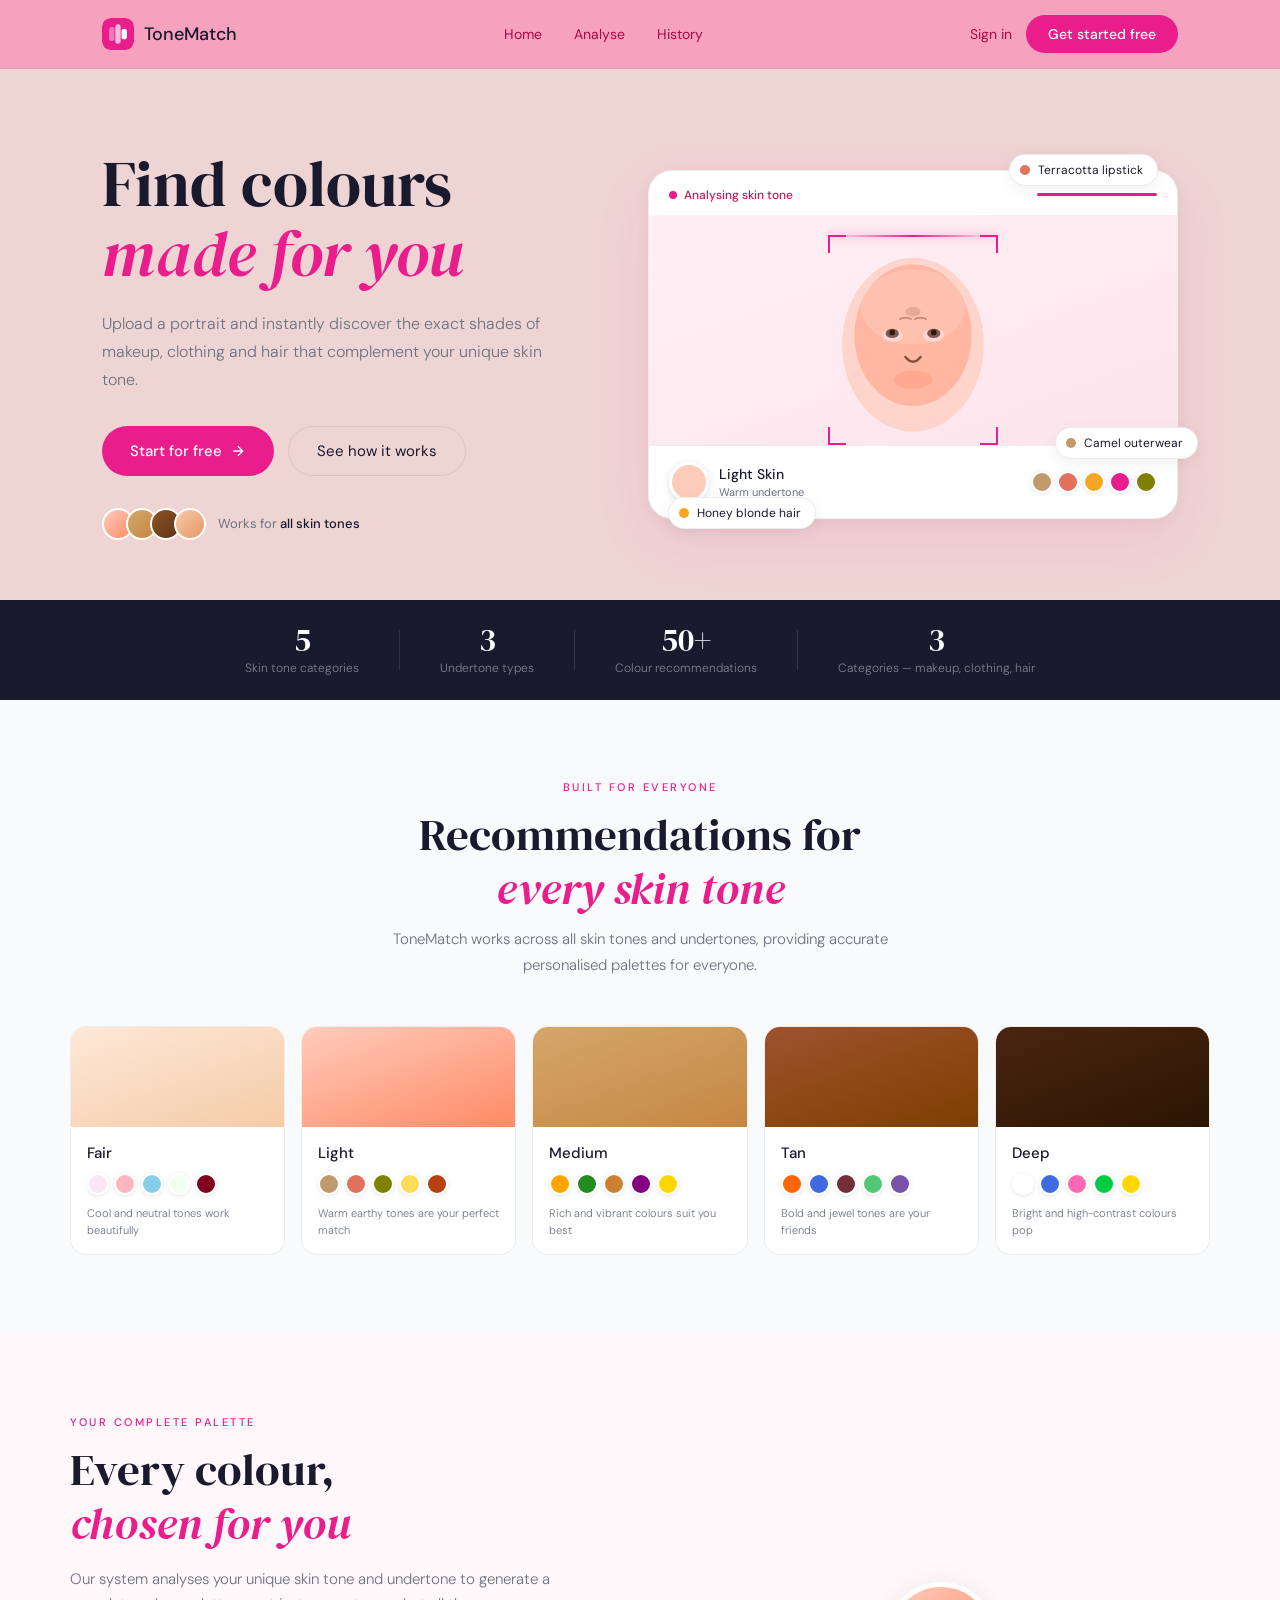
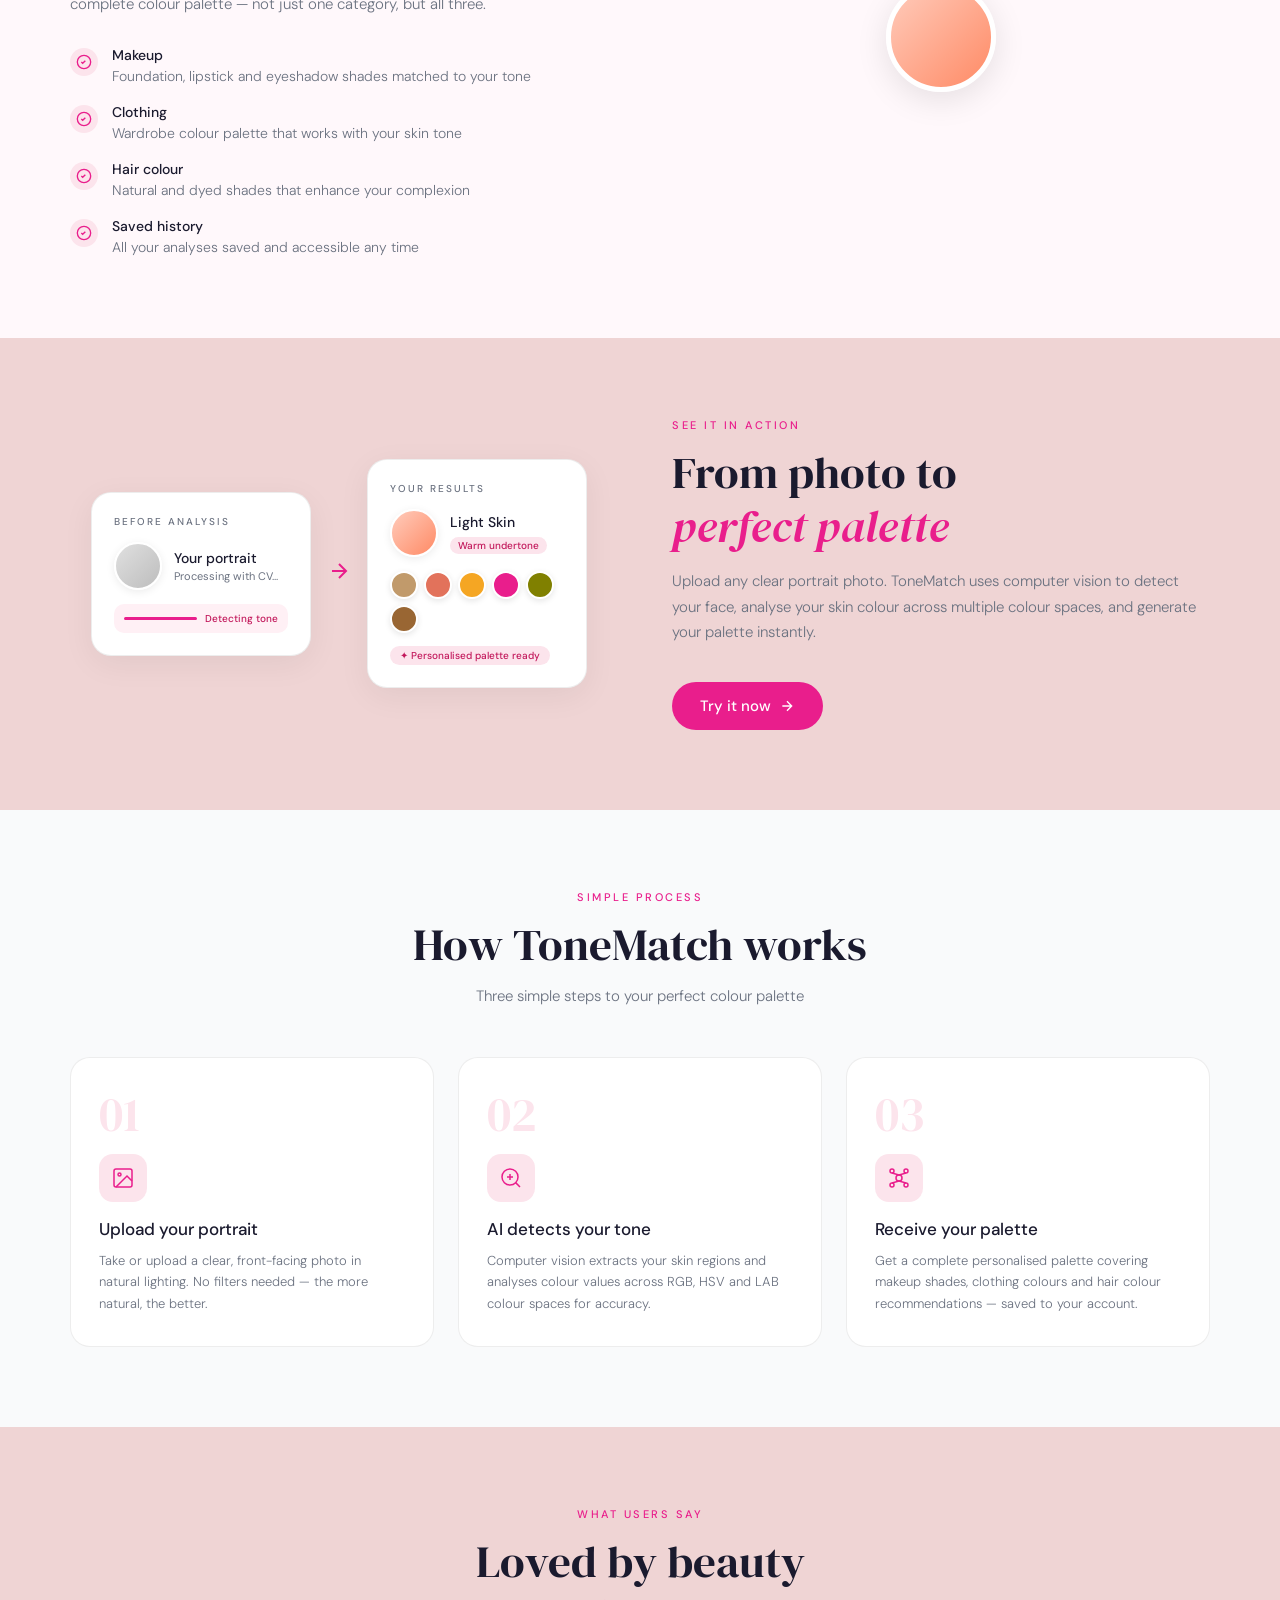
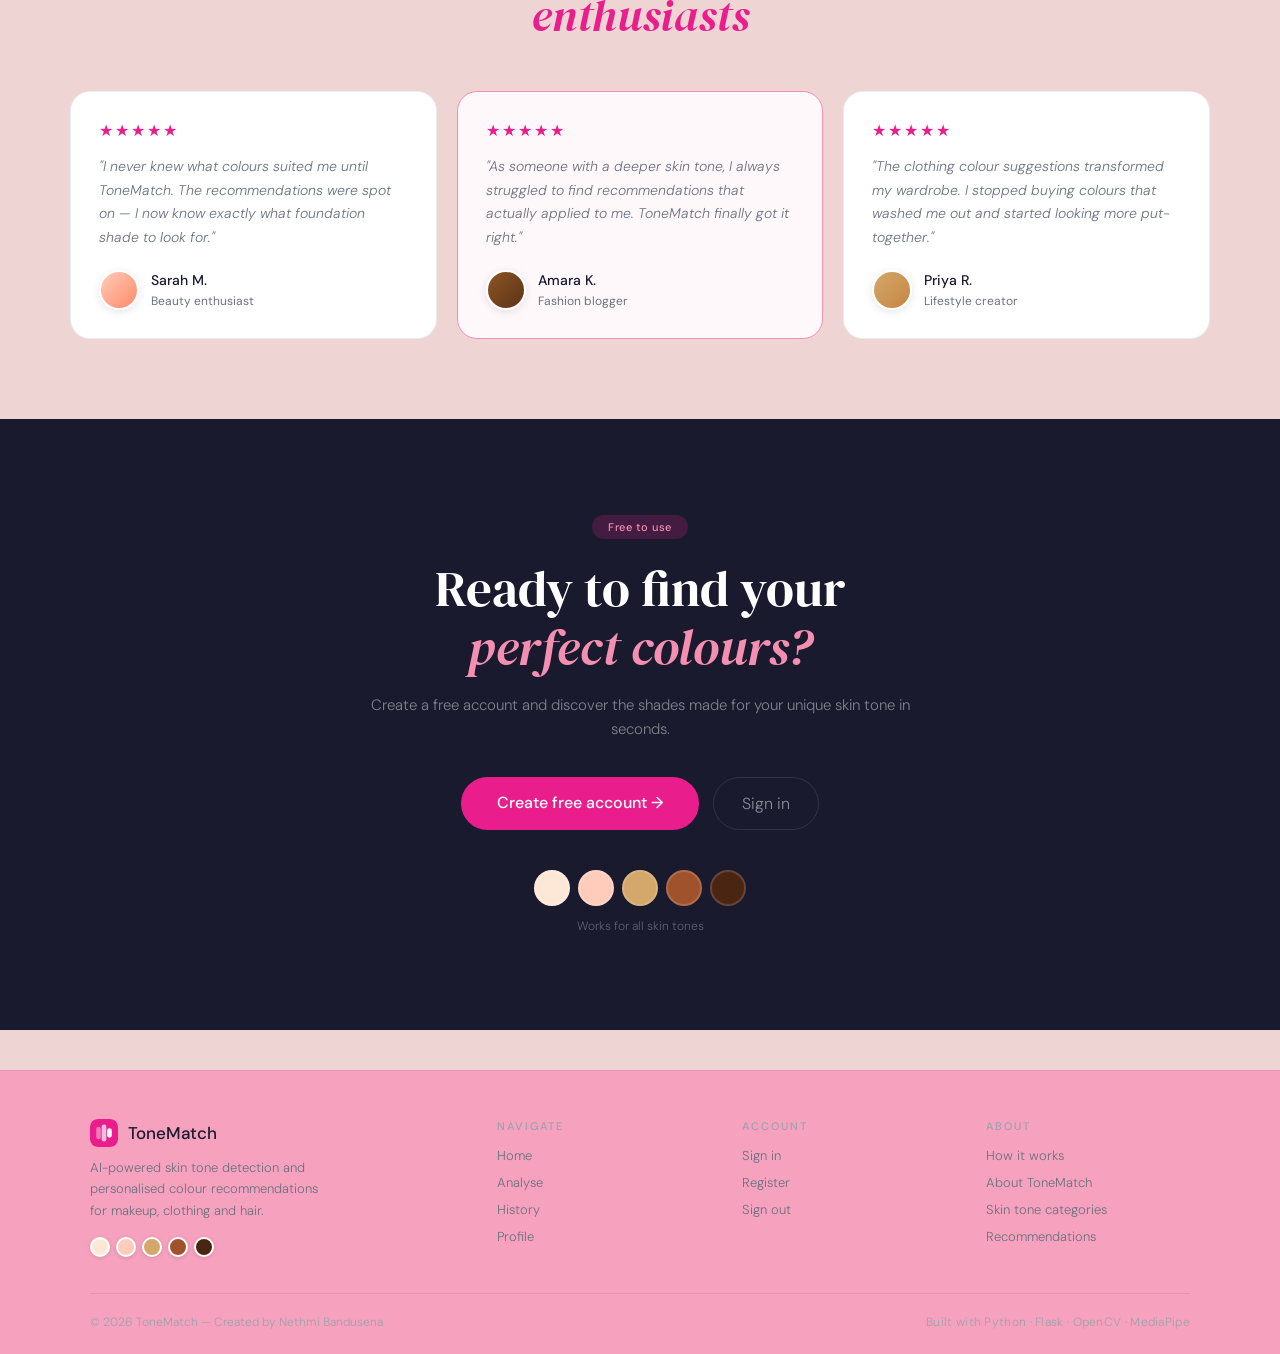
<file: templates/landing.html>
<!DOCTYPE html>
<html lang="en">
<head>
    <meta charset="UTF-8">
    <meta name="viewport" content="width=device-width, initial-scale=1.0">
    <title>ToneMatch - Find Colours Made for Your Skin Tone</title>
    <link rel="preconnect" href="https://fonts.googleapis.com">
    <link href="https://fonts.googleapis.com/css2?family=DM+Sans:ital,opsz,wght@0,9..40,300;0,9..40,400;0,9..40,500;1,9..40,300&family=DM+Serif+Display:ital@0;1&display=swap" rel="stylesheet">
    <link rel="stylesheet" href="/static/css/landing.css">
    <link rel="icon" type="image/svg+xml" href="/static/favicon.svg">
    <link rel="icon" href="data:image/svg+xml,<svg xmlns='http://www.w3.org/2000/svg' viewBox='0 0 36 36'><rect width='36' height='36' rx='10' fill='%23E91E8C'/><rect x='8' y='10' width='6' height='16' rx='3' fill='white' opacity='0.4'/><rect x='15' y='7' width='6' height='22' rx='3' fill='white' opacity='0.7'/><rect x='22' y='12' width='6' height='12' rx='3' fill='white'/></svg>">
</head>
<body>

<nav class="nav">
    <div class="nav-inner">
        <a href="/" class="nav-brand">
            <svg width="32" height="32" viewBox="0 0 36 36" fill="none" xmlns="http://www.w3.org/2000/svg" style="border-radius:8px;flex-shrink:0">
    <rect width="36" height="36" rx="10" fill="#E91E8C"/>
    <rect x="8" y="10" width="6" height="16" rx="3" fill="white" opacity="0.4"/>
    <rect x="15" y="7" width="6" height="22" rx="3" fill="white" opacity="0.7"/>
    <rect x="22" y="12" width="6" height="12" rx="3" fill="white"/>
</svg>
<span class="nav-name">ToneMatch</span>
        </a>
        <div class="nav-links">
            <a href="/">Home</a>
            <a href="/analyse_page">Analyse</a>
            <a href="/history">History</a>
        </div>
        <div class="nav-actions">
            <a href="/login" class="nav-signin">Sign in</a>
            <a href="/register" class="nav-btn">Get started free</a>
        </div>
    </div>
</nav>

<!-- HERO -->
<section class="hero">
    <div class="hero-content">
        <!-- <div class="hero-badge">
            <span class="badge-dot"></span>
            AI-powered · Computer Vision
        </div> -->
        <h1 class="hero-title">
            Find colours<br>
            <em>made for you</em>
        </h1>
        <p class="hero-sub">Upload a portrait and instantly discover the exact shades of makeup, clothing and hair that complement your unique skin tone.</p>
        <div class="hero-actions">
            <a href="/register" class="btn-primary">
                <span>Start for free</span>
                <svg width="16" height="16" viewBox="0 0 24 24" fill="none" stroke="currentColor" stroke-width="2"><path d="M5 12h14M12 5l7 7-7 7"/></svg>
            </a>
            <a href="#how-it-works" class="btn-ghost">See how it works</a>
        </div>
        <div class="hero-social-proof">
            <div class="proof-avatars">
                <div class="proof-av" style="background:linear-gradient(135deg,#FFCCBC,#FF8A65)"></div>
                <div class="proof-av" style="background:linear-gradient(135deg,#D4A76A,#C68642)"></div>
                <div class="proof-av" style="background:linear-gradient(135deg,#8D5524,#5C3317)"></div>
                <div class="proof-av" style="background:linear-gradient(135deg,#F5CBA7,#E59866)"></div>
            </div>
            <p>Works for <strong>all skin tones</strong></p>
        </div>
    </div>

    <!-- ANIMATION 1 — FACE SCAN -->
    <div class="hero-visual">
        <div class="scan-card">
            <div class="scan-card-header">
                <div class="scan-status">
                    <span class="scan-dot-live"></span>
                    Analysing skin tone
                </div>
                <div class="scan-progress-wrap">
                    <div class="scan-progress-bar">
                        <div class="scan-progress-fill"></div>
                    </div>
                </div>
            </div>
            <div class="face-scan-wrap">
                <div class="face-scan-inner">
                    <svg class="face-svg" viewBox="0 0 180 220" fill="none" xmlns="http://www.w3.org/2000/svg">
                        <ellipse cx="90" cy="115" rx="75" ry="92" fill="#FFCCBC" opacity="0.7"/>
                        <ellipse cx="90" cy="105" rx="62" ry="75" fill="#FF8A65" opacity="0.4"/>
                        <ellipse cx="90" cy="75" rx="55" ry="40" fill="#FFCCBC" opacity="0.5"/>
                        <ellipse cx="68" cy="105" rx="11" ry="7" fill="#FCE4EC" opacity="0.6"/>
                        <ellipse cx="112" cy="105" rx="11" ry="7" fill="#FCE4EC" opacity="0.6"/>
                        <ellipse cx="68" cy="103" rx="7" ry="5" fill="#4A2512" opacity="0.7"/>
                        <ellipse cx="112" cy="103" rx="7" ry="5" fill="#4A2512" opacity="0.7"/>
                        <ellipse cx="68" cy="102" rx="3" ry="3" fill="#1A0A00" opacity="0.8"/>
                        <ellipse cx="112" cy="102" rx="3" ry="3" fill="#1A0A00" opacity="0.8"/>
                        <path d="M82 128 Q90 138 98 128" stroke="#4A2512" stroke-width="2.5" stroke-linecap="round" fill="none" opacity="0.7"/>
                        <ellipse cx="90" cy="80" rx="8" ry="5" fill="#4A2512" opacity="0.15"/>
                        <path d="M76 88 Q82 85 88 88" stroke="#4A2512" stroke-width="1.5" stroke-linecap="round" fill="none" opacity="0.4"/>
                        <path d="M92 88 Q98 85 104 88" stroke="#4A2512" stroke-width="1.5" stroke-linecap="round" fill="none" opacity="0.4"/>
                        <ellipse cx="90" cy="152" rx="20" ry="10" fill="#FF8A65" opacity="0.3"/>
                    </svg>
                    <div class="scan-line"></div>
                    <div class="landmark" style="top:46%;left:36%"></div>
                    <div class="landmark" style="top:46%;left:59%;animation-delay:0.2s"></div>
                    <div class="landmark" style="top:56%;left:48%;animation-delay:0.4s"></div>
                    <div class="landmark" style="top:63%;left:39%;animation-delay:0.6s"></div>
                    <div class="landmark" style="top:63%;left:57%;animation-delay:0.8s"></div>
                    <div class="landmark" style="top:38%;left:48%;animation-delay:1s"></div>
                    <div class="landmark" style="top:72%;left:44%;animation-delay:1.2s"></div>
                    <div class="landmark" style="top:72%;left:52%;animation-delay:1.4s"></div>
                    <div class="scan-corner tl"></div>
                    <div class="scan-corner tr"></div>
                    <div class="scan-corner bl"></div>
                    <div class="scan-corner br"></div>
                </div>
                <div class="hex-chip chip-1">
                    <div class="chip-swatch" style="background:#FFCCBC"></div>
                    <span>#FFCCBC</span>
                </div>
                <div class="hex-chip chip-2">
                    <svg width="10" height="10" viewBox="0 0 24 24" fill="none" stroke="currentColor" stroke-width="2"><polyline points="20 6 9 17 4 12"/></svg>
                    Light · Warm
                </div>
            </div>
            <div class="scan-result-preview">
                <div class="result-tone">
                    <div class="result-swatch" style="background:#FFCCBC"></div>
                    <div>
                        <div class="result-tone-name">Light Skin</div>
                        <div class="result-undertone">Warm undertone</div>
                    </div>
                </div>
                <div class="result-swatches-mini">
                    <div class="rswatch" style="background:#C19A6B"></div>
                    <div class="rswatch" style="background:#E2725B"></div>
                    <div class="rswatch" style="background:#F5A623"></div>
                    <div class="rswatch" style="background:#E91E8C"></div>
                    <div class="rswatch" style="background:#808000"></div>
                </div>
            </div>
        </div>
        <!-- floating elements -->
        <div class="float-pill fp1">
            <div class="fp-dot" style="background:#E2725B"></div>
            Terracotta lipstick
        </div>
        <div class="float-pill fp2">
            <div class="fp-dot" style="background:#C19A6B"></div>
            Camel outerwear
        </div>
        <div class="float-pill fp3">
            <div class="fp-dot" style="background:#F5A623"></div>
            Honey blonde hair
        </div>
    </div>
</section>

<!-- STATS BAR -->
<div class="stats-bar">
    <div class="stats-inner">
        <div class="stat-item">
            <span class="stat-num">5</span>
            <span class="stat-label">Skin tone categories</span>
        </div>
        <div class="stat-divider"></div>
        <div class="stat-item">
            <span class="stat-num">3</span>
            <span class="stat-label">Undertone types</span>
        </div>
        <div class="stat-divider"></div>
        <div class="stat-item">
            <span class="stat-num">50+</span>
            <span class="stat-label">Colour recommendations</span>
        </div>
        <div class="stat-divider"></div>
        <div class="stat-item">
            <span class="stat-num">3</span>
            <span class="stat-label">Categories — makeup, clothing, hair</span>
        </div>
    </div>
</div>

<!-- SECTION 2 — SKIN TONE EXAMPLES -->
<section class="section-tones">
    <div class="section-tones-inner">
        <div class="section-header-center">
            <p class="section-eyebrow">Built for everyone</p>
            <h2 class="section-title-center">Recommendations for<br><em>every skin tone</em></h2>
            <p class="section-sub-center">ToneMatch works across all skin tones and undertones, providing accurate personalised palettes for everyone.</p>
        </div>
        <div class="tones-grid">
            <div class="tone-card">
                <div class="tone-card-swatch" style="background:linear-gradient(160deg,#FDE8D8,#F5CBA7)"></div>
                <div class="tone-card-body">
                    <h3>Fair</h3>
                    <div class="tone-card-palette">
                        <div class="tcp" style="background:#fae6f4" title="Lavender"></div>
                        <div class="tcp" style="background:#FFB6C1" title="Soft Pink"></div>
                        <div class="tcp" style="background:#87CEEB" title="Sky Blue"></div>
                        <div class="tcp" style="background:#F0FFF0" title="Mint"></div>
                        <div class="tcp" style="background:#800020" title="Burgundy"></div>
                    </div>
                    <p class="tone-card-tip">Cool and neutral tones work beautifully</p>
                </div>
            </div>
            <div class="tone-card">
                <div class="tone-card-swatch" style="background:linear-gradient(160deg,#FFCCBC,#FF8A65)"></div>
                <div class="tone-card-body">
                    <h3>Light</h3>
                    <div class="tone-card-palette">
                        <div class="tcp" style="background:#C19A6B" title="Camel"></div>
                        <div class="tcp" style="background:#E2725B" title="Terracotta"></div>
                        <div class="tcp" style="background:#808000" title="Olive"></div>
                        <div class="tcp" style="background:#FFDB58" title="Mustard"></div>
                        <div class="tcp" style="background:#B7410E" title="Rust"></div>
                    </div>
                    <p class="tone-card-tip">Warm earthy tones are your perfect match</p>
                </div>
            </div>
            <div class="tone-card">
                <div class="tone-card-swatch" style="background:linear-gradient(160deg,#D4A76A,#C68642)"></div>
                <div class="tone-card-body">
                    <h3>Medium</h3>
                    <div class="tone-card-palette">
                        <div class="tcp" style="background:#FFA500" title="Orange"></div>
                        <div class="tcp" style="background:#228B22" title="Forest Green"></div>
                        <div class="tcp" style="background:#CD7F32" title="Bronze"></div>
                        <div class="tcp" style="background:#800080" title="Purple"></div>
                        <div class="tcp" style="background:#FFD700" title="Gold"></div>
                    </div>
                    <p class="tone-card-tip">Rich and vibrant colours suit you best</p>
                </div>
            </div>
            <div class="tone-card">
                <div class="tone-card-swatch" style="background:linear-gradient(160deg,#A0522D,#7B3F00)"></div>
                <div class="tone-card-body">
                    <h3>Tan</h3>
                    <div class="tone-card-palette">
                        <div class="tcp" style="background:#FF6600" title="Bright Orange"></div>
                        <div class="tcp" style="background:#4169E1" title="Royal Blue"></div>
                        <div class="tcp" style="background:#722F37" title="Wine"></div>
                        <div class="tcp" style="background:#50C878" title="Emerald"></div>
                        <div class="tcp" style="background:#7851A9" title="Purple"></div>
                    </div>
                    <p class="tone-card-tip">Bold and jewel tones are your friends</p>
                </div>
            </div>
            <div class="tone-card">
                <div class="tone-card-swatch" style="background:linear-gradient(160deg,#4A2512,#2C1503)"></div>
                <div class="tone-card-body">
                    <h3>Deep</h3>
                    <div class="tone-card-palette">
                        <div class="tcp" style="background:#FFFFFF" title="White"></div>
                        <div class="tcp" style="background:#4169E1" title="Royal Blue"></div>
                        <div class="tcp" style="background:#FF69B4" title="Hot Pink"></div>
                        <div class="tcp" style="background:#00CC44" title="Bright Green"></div>
                        <div class="tcp" style="background:#FFD700" title="Gold"></div>
                    </div>
                    <p class="tone-card-tip">Bright and high-contrast colours pop</p>
                </div>
            </div>
        </div>
    </div>
</section>

<!-- SECTION 3 — FLOATING SWATCHES -->
<section class="section-features">
    <div class="section-features-inner">
        <div class="section-text">
            <p class="section-eyebrow">Your complete palette</p>
            <h2 class="section-title">Every colour,<br><em>chosen for you</em></h2>
            <p class="section-sub">Our system analyses your unique skin tone and undertone to generate a complete colour palette — not just one category, but all three.</p>
            <ul class="feature-list">
                <li>
                    <div class="feature-icon">
                        <svg width="16" height="16" viewBox="0 0 24 24" fill="none" stroke="currentColor" stroke-width="2"><circle cx="12" cy="12" r="10"/><path d="M8 12l2 2 4-4"/></svg>
                    </div>
                    <div>
                        <strong>Makeup</strong>
                        <span>Foundation, lipstick and eyeshadow shades matched to your tone</span>
                    </div>
                </li>
                <li>
                    <div class="feature-icon">
                        <svg width="16" height="16" viewBox="0 0 24 24" fill="none" stroke="currentColor" stroke-width="2"><circle cx="12" cy="12" r="10"/><path d="M8 12l2 2 4-4"/></svg>
                    </div>
                    <div>
                        <strong>Clothing</strong>
                        <span>Wardrobe colour palette that works with your skin tone</span>
                    </div>
                </li>
                <li>
                    <div class="feature-icon">
                        <svg width="16" height="16" viewBox="0 0 24 24" fill="none" stroke="currentColor" stroke-width="2"><circle cx="12" cy="12" r="10"/><path d="M8 12l2 2 4-4"/></svg>
                    </div>
                    <div>
                        <strong>Hair colour</strong>
                        <span>Natural and dyed shades that enhance your complexion</span>
                    </div>
                </li>
                <li>
                    <div class="feature-icon">
                        <svg width="16" height="16" viewBox="0 0 24 24" fill="none" stroke="currentColor" stroke-width="2"><circle cx="12" cy="12" r="10"/><path d="M8 12l2 2 4-4"/></svg>
                    </div>
                    <div>
                        <strong>Saved history</strong>
                        <span>All your analyses saved and accessible any time</span>
                    </div>
                </li>
            </ul>
        </div>
        <!-- ANIMATION 2 — FLOATING SWATCHES -->
        <div class="swatches-wrap">
            <div class="center-face">
                <div class="center-face-glow"></div>
            </div>
            <div class="floating-swatch fs1">Camel</div>
            <div class="floating-swatch fs2">Terra</div>
            <div class="floating-swatch fs3">Olive</div>
            <div class="floating-swatch fs4">Gold</div>
            <div class="floating-swatch fs5">Rose</div>
            <div class="floating-swatch fs6">Brown</div>
            <div class="floating-swatch fs7">Copper</div>
            <div class="floating-swatch fs8">Navy</div>
        </div>
    </div>
</section>

<!-- SECTION 4 — BEFORE/AFTER -->
<section class="section-demo">
    <div class="section-demo-inner">
        <!-- ANIMATION 3 — BEFORE/AFTER -->
        <div class="ba-wrap">
            <div class="ba-card before">
                <div class="ba-card-label">Before analysis</div>
                <div class="ba-face-row">
                    <div class="ba-face"></div>
                    <div class="ba-face-info">
                        <div class="ba-title">Your portrait</div>
                        <div class="ba-sub">Processing with CV...</div>
                    </div>
                </div>
                <div class="ba-scanning">
                    <div class="ba-bar"><div class="ba-fill"></div></div>
                    <span class="ba-scan-text">Detecting tone</span>
                </div>
            </div>
            <div class="ba-arrow">
                <svg width="24" height="24" viewBox="0 0 24 24" fill="none" stroke="currentColor" stroke-width="2"><path d="M5 12h14M12 5l7 7-7 7"/></svg>
            </div>
            <div class="ba-card after">
                <div class="ba-card-label">Your results</div>
                <div class="ba-face-row">
                    <div class="ba-face result-face"></div>
                    <div class="ba-face-info">
                        <div class="ba-title">Light Skin</div>
                        <div class="ba-undertone-tag">Warm undertone</div>
                    </div>
                </div>
                <div class="ba-swatches">
                    <div class="ba-swatch" style="background:#C19A6B"></div>
                    <div class="ba-swatch" style="background:#E2725B"></div>
                    <div class="ba-swatch" style="background:#F5A623"></div>
                    <div class="ba-swatch" style="background:#E91E8C"></div>
                    <div class="ba-swatch" style="background:#808000"></div>
                    <div class="ba-swatch" style="background:#996633"></div>
                </div>
                <div class="ba-tag">✦ Personalised palette ready</div>
            </div>
        </div>
        <div class="section-text">
            <p class="section-eyebrow">See it in action</p>
            <h2 class="section-title">From photo to<br><em>perfect palette</em></h2>
            <p class="section-sub">Upload any clear portrait photo. ToneMatch uses computer vision to detect your face, analyse your skin colour across multiple colour spaces, and generate your palette instantly.</p>
            <a href="/register" class="btn-primary" style="display:inline-flex;align-items:center;gap:8px;margin-top:8px">
                Try it now
                <svg width="16" height="16" viewBox="0 0 24 24" fill="none" stroke="currentColor" stroke-width="2"><path d="M5 12h14M12 5l7 7-7 7"/></svg>
            </a>
        </div>
    </div>
</section>

<!-- HOW IT WORKS -->
<section class="how-it-works" id="how-it-works">
    <div class="how-inner">
        <div class="section-header-center">
            <p class="section-eyebrow">Simple process</p>
            <h2 class="section-title-center">How ToneMatch works</h2>
            <p class="section-sub-center">Three simple steps to your perfect colour palette</p>
        </div>
        <div class="steps-grid">
            <div class="step-card">
                <div class="step-num">01</div>
                <div class="step-icon-wrap">
                    <svg width="24" height="24" viewBox="0 0 24 24" fill="none" stroke="currentColor" stroke-width="1.5"><rect x="3" y="3" width="18" height="18" rx="2"/><circle cx="8.5" cy="8.5" r="1.5"/><polyline points="21 15 16 10 5 21"/></svg>
                </div>
                <h3>Upload your portrait</h3>
                <p>Take or upload a clear, front-facing photo in natural lighting. No filters needed — the more natural, the better.</p>
            </div>
            <div class="step-card">
                <div class="step-num">02</div>
                <div class="step-icon-wrap">
                    <svg width="24" height="24" viewBox="0 0 24 24" fill="none" stroke="currentColor" stroke-width="1.5"><circle cx="11" cy="11" r="8"/><line x1="21" y1="21" x2="16.65" y2="16.65"/><line x1="11" y1="8" x2="11" y2="14"/><line x1="8" y1="11" x2="14" y2="11"/></svg>
                </div>
                <h3>AI detects your tone</h3>
                <p>Computer vision extracts your skin regions and analyses colour values across RGB, HSV and LAB colour spaces for accuracy.</p>
            </div>
            <div class="step-card">
                <div class="step-num">03</div>
                <div class="step-icon-wrap">
                    <svg width="24" height="24" viewBox="0 0 24 24" fill="none" stroke="currentColor" stroke-width="1.5"><circle cx="12" cy="12" r="3"/><circle cx="19" cy="5" r="2"/><circle cx="5" cy="5" r="2"/><circle cx="19" cy="19" r="2"/><circle cx="5" cy="19" r="2"/><line x1="12" y1="9" x2="5" y2="7"/><line x1="12" y1="9" x2="19" y2="7"/><line x1="12" y1="15" x2="5" y2="17"/><line x1="12" y1="15" x2="19" y2="17"/></svg>
                </div>
                <h3>Receive your palette</h3>
                <p>Get a complete personalised palette covering makeup shades, clothing colours and hair colour recommendations — saved to your account.</p>
            </div>
        </div>
    </div>
</section>

<!-- TESTIMONIALS -->
<section class="section-testimonials">
    <div class="testimonials-inner">
        <div class="section-header-center">
            <p class="section-eyebrow">What users say</p>
            <h2 class="section-title-center">Loved by beauty<br><em>enthusiasts</em></h2>
        </div>
        <div class="testimonials-grid">
            <div class="testimonial-card">
                <div class="stars">★★★★★</div>
                <p>"I never knew what colours suited me until ToneMatch. The recommendations were spot on — I now know exactly what foundation shade to look for."</p>
                <div class="testimonial-author">
                    <div class="author-av" style="background:linear-gradient(135deg,#FFCCBC,#FF8A65)"></div>
                    <div>
                        <strong>Sarah M.</strong>
                        <span>Beauty enthusiast</span>
                    </div>
                </div>
            </div>
            <div class="testimonial-card featured-testimonial">
                <div class="stars">★★★★★</div>
                <p>"As someone with a deeper skin tone, I always struggled to find recommendations that actually applied to me. ToneMatch finally got it right."</p>
                <div class="testimonial-author">
                    <div class="author-av" style="background:linear-gradient(135deg,#8D5524,#5C3317)"></div>
                    <div>
                        <strong>Amara K.</strong>
                        <span>Fashion blogger</span>
                    </div>
                </div>
            </div>
            <div class="testimonial-card">
                <div class="stars">★★★★★</div>
                <p>"The clothing colour suggestions transformed my wardrobe. I stopped buying colours that washed me out and started looking more put-together."</p>
                <div class="testimonial-author">
                    <div class="author-av" style="background:linear-gradient(135deg,#D4A76A,#C68642)"></div>
                    <div>
                        <strong>Priya R.</strong>
                        <span>Lifestyle creator</span>
                    </div>
                </div>
            </div>
        </div>
    </div>
</section>

<!-- CTA -->
<section class="cta-section">
    <div class="cta-inner">
        <div class="cta-badge">Free to use</div>
        <h2 class="cta-title">Ready to find your<br><em>perfect colours?</em></h2>
        <p class="cta-sub">Create a free account and discover the shades made for your unique skin tone in seconds.</p>
        <div class="cta-actions">
            <a href="/register" class="cta-btn-primary">Create free account →</a>
            <a href="/login" class="cta-btn-ghost">Sign in</a>
        </div>
        <div class="cta-tones">
            <div class="ct" style="background:#FDE8D8"></div>
            <div class="ct" style="background:#FFCCBC"></div>
            <div class="ct" style="background:#D4A76A"></div>
            <div class="ct" style="background:#A0522D"></div>
            <div class="ct" style="background:#4A2512"></div>
        </div>
        <p class="cta-tone-label">Works for all skin tones</p>
    </div>
</section>

<footer class="site-footer">
    <div class="footer-inner">

        <div class="footer-top">

            <!-- Brand -->
            <div class="footer-brand-col">
                <div class="footer-brand-name">
                    <svg width="28" height="28" viewBox="0 0 36 36" fill="none" style="border-radius:7px;flex-shrink:0">
                        <rect width="36" height="36" rx="10" fill="#E91E8C"/>
                        <rect x="8" y="10" width="6" height="16" rx="3" fill="white" opacity="0.4"/>
                        <rect x="15" y="7" width="6" height="22" rx="3" fill="white" opacity="0.7"/>
                        <rect x="22" y="12" width="6" height="12" rx="3" fill="white"/>
                    </svg>
                    ToneMatch
                </div>
                <p class="footer-brand-desc">AI-powered skin tone detection and personalised colour recommendations for makeup, clothing and hair.</p>
                <div class="footer-tones">
                    <div class="footer-tone" style="background:#FDE8D8" title="Fair"></div>
                    <div class="footer-tone" style="background:#FFCCBC" title="Light"></div>
                    <div class="footer-tone" style="background:#D4A76A" title="Medium"></div>
                    <div class="footer-tone" style="background:#A0522D" title="Tan"></div>
                    <div class="footer-tone" style="background:#4A2512" title="Deep"></div>
                </div>
            </div>

            <!-- Navigate -->
            <div class="footer-col">
                <p class="footer-col-title">Navigate</p>
                <div class="footer-links">
                    <a href="/">Home</a>
                    <a href="/analyse_page">Analyse</a>
                    <a href="/history">History</a>
                    <a href="/profile">Profile</a>
                </div>
            </div>

            <!-- Account -->
            <div class="footer-col">
                <p class="footer-col-title">Account</p>
                <div class="footer-links">
                    <a href="/login">Sign in</a>
                    <a href="/register">Register</a>
                    <a href="/logout">Sign out</a>
                </div>
            </div>

            <!-- About -->
            <div class="footer-col">
                <p class="footer-col-title">About</p>
                <div class="footer-links">
                    <a href="#how-it-works">How it works</a>
                    <a href="#about-tonematch">About ToneMatch</a>
                    <a href="#skin-tones">Skin tone categories</a>
                    <a href="#recommendations">Recommendations</a>
                </div>
            </div>

        </div>

        <div class="footer-divider"></div>

        <div class="footer-bottom">
            <p class="footer-copy">© 2026 ToneMatch — Created by Nethmi Bandusena</p>
            <p class="footer-tech">Built with Python · Flask · OpenCV · MediaPipe</p>
        </div>

    </div>
</footer>

</body>
</html>
</file>
<file: static/css/landing.css>
:root {
    --pink:#E91E8C;
    --pink-light:#FCE4EC;
    --pink-mid:#F48FB1;
    --dark:#1A1A2E;
    --text:#1A1A2E;
    --muted:#6B7280;
    --white:#FFFFFF;
    --bg:#efd4d4;
    --bg-soft:#FFF8FB;
    --bg-dark:#F9FAFB;
    --border:rgba(0,0,0,0.07);
    --font-body:'DM Sans',sans-serif;
    --font-display:'DM Serif Display',Georgia,serif;
    --radius:16px;
    --ease:cubic-bezier(0.4,0,0.2,1);
}
*,*::before,*::after{margin:0;padding:0;box-sizing:border-box}
html{scroll-behavior:smooth}
body{font-family:var(--font-body);background:var(--bg);color:var(--text);overflow-x:hidden}

/* NAV */
.nav{position:sticky;top:0;z-index:100;background:#f6a1bd;;backdrop-filter:blur(16px);border-bottom:1px solid var(--border)}
.nav-inner{max-width:1140px;margin:0 auto;padding:0 2rem;display:flex;align-items:center;justify-content:space-between;height:68px}
.nav-brand{display:flex;align-items:center;gap:10px;text-decoration:none}

.nav-name{font-size:18px;font-weight:500;color:var(--text)}
.nav-links{display:flex;gap:32px}
.nav-links a{font-size:14px;color:#a90a49;text-decoration:none;transition:color .2s}
.nav-links a:hover{color:var(--text)}
.nav-actions{display:flex;align-items:center;gap:14px;}
.nav-signin{font-size:14px;color:#a90a49;text-decoration:none;transition:color .2s}
.nav-signin:hover{color:var(--text)}
.nav-btn{background:var(--pink);color:white;text-decoration:none;padding:10px 22px;border-radius:50px;font-size:14px;font-weight:500;transition:background .2s,transform .2s}
.nav-btn:hover{background:#C2185B;transform:translateY(-1px)}

/* HERO */
.hero{max-width:1140px;margin:0 auto;padding:80px 2rem 60px;display:grid;grid-template-columns:1fr 1.1fr;gap:64px;align-items:center}
.hero-badge{display:inline-flex;align-items:center;gap:8px;background:var(--pink-light);color:#C2185B;font-size:12px;padding:6px 16px;border-radius:50px;margin-bottom:24px;font-weight:500;letter-spacing:.3px}
.badge-dot{width:7px;height:7px;border-radius:50%;background:var(--pink);animation:pulse 1.5s ease-in-out infinite}
@keyframes pulse{0%,100%{opacity:1;transform:scale(1)}50%{opacity:.5;transform:scale(.8)}}
.hero-title{font-family:var(--font-display);font-size:clamp(2.8rem,5vw,4rem);font-weight:400;line-height:1.1;margin-bottom:20px}
.hero-title em{font-style:italic;color:var(--pink)}
.hero-sub{font-size:16px;color:var(--muted);line-height:1.75;margin-bottom:32px;max-width:460px;font-weight:300}
.hero-actions{display:flex;gap:14px;flex-wrap:wrap;margin-bottom:32px}
.btn-primary{background:var(--pink);color:white;text-decoration:none;padding:14px 28px;border-radius:50px;font-size:15px;font-weight:500;display:inline-flex;align-items:center;gap:8px;transition:background .2s,transform .2s}
.btn-primary:hover{background:#C2185B;transform:translateY(-1px)}
.btn-ghost{background:transparent;color:var(--text);text-decoration:none;padding:14px 28px;border-radius:50px;font-size:15px;font-weight:400;border:1px solid var(--border);transition:border-color .2s,transform .2s;display:inline-flex;align-items:center}
.btn-ghost:hover{border-color:rgba(0,0,0,0.2);transform:translateY(-1px)}
.hero-social-proof{display:flex;align-items:center;gap:12px}
.proof-avatars{display:flex}
.proof-av{width:32px;height:32px;border-radius:50%;border:2px solid white;margin-left:-8px;flex-shrink:0}
.proof-av:first-child{margin-left:0}
.hero-social-proof p{font-size:13px;color:var(--muted)}
.hero-social-proof strong{color:var(--text);font-weight:500}

/* HERO VISUAL */
.hero-visual{position:relative}
.scan-card{background:white;border-radius:24px;border:1px solid var(--border);overflow:hidden;box-shadow:0 20px 60px rgba(233,30,140,.08),0 4px 16px rgba(0,0,0,.04)}
.scan-card-header{padding:16px 20px 0;display:flex;align-items:center;justify-content:space-between;gap:12px}
.scan-status{display:flex;align-items:center;gap:7px;font-size:12px;font-weight:500;color:#C2185B}
.scan-dot-live{width:8px;height:8px;border-radius:50%;background:var(--pink);animation:pulse 1.2s ease-in-out infinite}
.scan-progress-wrap{flex:1;max-width:120px}
.scan-progress-bar{height:3px;background:var(--pink-light);border-radius:2px;overflow:hidden}
.scan-progress-fill{height:100%;background:var(--pink);animation:progfill 2.5s ease-in-out infinite}
@keyframes progfill{0%,10%{width:0}90%{width:100%}100%{width:100%}}
.face-scan-wrap{position:relative;width:100%;padding:20px 20px 0;display:flex;align-items:center;justify-content:center;background:linear-gradient(160deg,#FFF0F5,#FCE4EC);margin:12px 0 0}
.face-scan-inner{position:relative;width:170px;height:210px}
.face-svg{position:absolute;top:0;left:0;width:100%;height:100%}
.scan-line{position:absolute;top:0;left:0;right:0;height:2px;background:linear-gradient(90deg,transparent,var(--pink),transparent);animation:scandown 2.5s ease-in-out infinite;box-shadow:0 0 8px rgba(233,30,140,.5)}
@keyframes scandown{0%{top:-2px;opacity:0}10%{opacity:1}90%{opacity:1}100%{top:100%;opacity:0}}
.landmark{position:absolute;width:5px;height:5px;border-radius:50%;background:var(--pink);opacity:0;animation:showdot 2.5s ease-in-out infinite}
@keyframes showdot{0%,30%{opacity:0;transform:scale(0)}60%,100%{opacity:.9;transform:scale(1)}}
.scan-corner{position:absolute;width:18px;height:18px;border-color:var(--pink);border-style:solid;border-width:0}
.scan-corner.tl{top:0;left:0;border-top-width:2px;border-left-width:2px}
.scan-corner.tr{top:0;right:0;border-top-width:2px;border-right-width:2px}
.scan-corner.bl{bottom:0;left:0;border-bottom-width:2px;border-left-width:2px}
.scan-corner.br{bottom:0;right:0;border-bottom-width:2px;border-right-width:2px}
.hex-chip{position:absolute;background:white;border:1px solid #F48FB1;border-radius:10px;padding:6px 12px;font-size:11px;font-weight:500;color:#C2185B;display:flex;align-items:center;gap:6px;opacity:0;animation:chipshow 2.5s ease-in-out infinite;white-space:nowrap}
.chip-swatch{width:12px;height:12px;border-radius:50%;flex-shrink:0}
.chip-1{top:20px;right:-10px;animation-delay:.8s}
.chip-2{bottom:40px;left:-10px;animation-delay:1.2s}
@keyframes chipshow{0%,40%{opacity:0;transform:translateY(6px)}70%,90%{opacity:1;transform:translateY(0)}100%{opacity:0}}
.scan-result-preview{padding:16px 20px;display:flex;align-items:center;justify-content:space-between;border-top:1px solid var(--border);background:white;animation:resultshow 2.5s ease-in-out infinite}
@keyframes resultshow{0%,50%{opacity:.3}75%,100%{opacity:1}}
.result-tone{display:flex;align-items:center;gap:10px}
.result-swatch{width:40px;height:40px;border-radius:50%;border:3px solid white;box-shadow:0 2px 8px rgba(0,0,0,.12)}
.result-tone-name{font-size:14px;font-weight:500;color:var(--text)}
.result-undertone{font-size:11px;color:var(--muted);margin-top:2px}
.result-swatches-mini{display:flex;gap:4px}
.rswatch{width:22px;height:22px;border-radius:50%;border:2px solid white;box-shadow:0 1px 4px rgba(0,0,0,.1)}

/* FLOATING PILLS */
.float-pill{position:absolute;background:white;border:1px solid var(--border);border-radius:50px;padding:7px 14px 7px 10px;font-size:12px;font-weight:400;color:var(--text);display:flex;align-items:center;gap:8px;box-shadow:0 4px 16px rgba(0,0,0,.06);white-space:nowrap}
.fp-dot{width:10px;height:10px;border-radius:50%;flex-shrink:0}
.fp1{top:-16px;right:20px;animation:floatpill1 3s ease-in-out infinite}
.fp2{bottom:60px;right:-20px;animation:floatpill2 4s ease-in-out infinite}
.fp3{bottom:-10px;left:20px;animation:floatpill3 3.5s ease-in-out infinite}
@keyframes floatpill1{0%,100%{transform:translateY(0)}50%{transform:translateY(-8px)}}
@keyframes floatpill2{0%,100%{transform:translateY(0)}50%{transform:translateY(8px)}}
@keyframes floatpill3{0%,100%{transform:translateY(0)}50%{transform:translateY(-6px)}}

/* STATS BAR */
.stats-bar{background:var(--dark);padding:24px 2rem}
.stats-inner{max-width:1140px;margin:0 auto;display:flex;align-items:center;justify-content:center;gap:0;flex-wrap:wrap}
.stat-item{display:flex;flex-direction:column;align-items:center;padding:0 40px}
.stat-num{font-family:var(--font-display);font-size:2rem;font-weight:400;color:white;line-height:1}
.stat-label{font-size:12px;color:rgba(255,255,255,.45);margin-top:4px;text-align:center;font-weight:300}
.stat-divider{width:1px;height:40px;background:rgba(255,255,255,.1)}

/* SKIN TONE EXAMPLES */
.section-tones{padding:80px 2rem;background:var(--bg-dark)}
.section-tones-inner{max-width:1140px;margin:0 auto}
.section-header-center{text-align:center;margin-bottom:48px}
.section-eyebrow{font-size:11px;letter-spacing:2.5px;text-transform:uppercase;color:var(--pink);margin-bottom:14px;font-weight:500;display:block}
.section-title-center{font-family:var(--font-display);font-size:clamp(2rem,4vw,2.8rem);font-weight:400;line-height:1.2;margin-bottom:12px}
.section-title-center em{font-style:italic;color:var(--pink)}
.section-sub-center{font-size:15px;color:var(--muted);font-weight:300;max-width:500px;margin:0 auto;line-height:1.7}
.tones-grid{display:grid;grid-template-columns:repeat(5,1fr);gap:16px}
.tone-card{background:white;border-radius:var(--radius);border:1px solid var(--border);overflow:hidden;transition:transform .25s var(--ease),box-shadow .25s var(--ease)}
.tone-card:hover{transform:translateY(-6px);box-shadow:0 16px 48px rgba(233,30,140,.1)}
.tone-card-swatch{height:100px;width:100%}
.tone-card-body{padding:16px}
.tone-card-body h3{font-size:15px;font-weight:500;margin-bottom:10px}
.tone-card-palette{display:flex;gap:5px;margin-bottom:10px}
.tcp{width:22px;height:22px;border-radius:50%;border:2px solid white;box-shadow:0 1px 4px rgba(0,0,0,.1)}
.tone-card-tip{font-size:11px;color:var(--muted);line-height:1.5;font-weight:300}

/* SECTION FEATURES */
.section-features{padding:80px 2rem;background:var(--bg-soft)}
.section-features-inner{max-width:1140px;margin:0 auto;display:grid;grid-template-columns:1fr 1fr;gap:64px;align-items:center}
.section-text{}
.section-title{font-family:var(--font-display);font-size:clamp(2rem,4vw,2.8rem);font-weight:400;line-height:1.2;margin-bottom:16px}
.section-title em{font-style:italic;color:var(--pink)}
.section-sub{font-size:15px;color:var(--muted);line-height:1.7;margin-bottom:28px;font-weight:300}
.feature-list{list-style:none;display:flex;flex-direction:column;gap:16px}
.feature-list li{display:flex;align-items:flex-start;gap:14px;font-size:14px}
.feature-icon{width:28px;height:28px;border-radius:50%;background:var(--pink-light);color:var(--pink);display:flex;align-items:center;justify-content:center;flex-shrink:0;margin-top:2px}
.feature-list strong{display:block;font-weight:500;margin-bottom:2px;color:var(--text)}
.feature-list span{color:var(--muted);font-weight:300;line-height:1.5}

/* FLOATING SWATCHES */
.swatches-wrap{position:relative;width:100%;height:380px;display:flex;align-items:center;justify-content:center}
.center-face{width:110px;height:110px;border-radius:50%;background:linear-gradient(135deg,#FFCCBC,#FF8A65);border:5px solid white;box-shadow:0 8px 32px rgba(0,0,0,.1);position:relative;z-index:2}
.floating-swatch{position:absolute;border-radius:50%;border:3px solid white;box-shadow:0 4px 14px rgba(0,0,0,.1);display:flex;align-items:center;justify-content:center;font-size:9px;font-weight:500;color:white;text-shadow:0 1px 3px rgba(0,0,0,.3)}
.fs1{width:56px;height:56px;background:#C19A6B;animation:orb1 4s linear infinite}
.fs2{width:48px;height:48px;background:#E2725B;animation:orb2 5s linear infinite}
.fs3{width:52px;height:52px;background:#808000;animation:orb3 6s linear infinite}
.fs4{width:44px;height:44px;background:#FFDB58;animation:orb4 4.5s linear infinite;color:#C2185B}
.fs5{width:60px;height:60px;background:#E91E8C;animation:orb5 5.5s linear infinite}
.fs6{width:42px;height:42px;background:#996633;animation:orb6 3.8s linear infinite}
.fs7{width:50px;height:50px;background:#C47A3A;animation:orb7 6.5s linear infinite}
.fs8{width:46px;height:46px;background:#001F5B;animation:orb8 4.2s linear infinite}
@keyframes orb1{0%{transform:translate(120px,-20px)}25%{transform:translate(20px,-130px)}50%{transform:translate(-120px,-20px)}75%{transform:translate(-20px,110px)}100%{transform:translate(120px,-20px)}}
@keyframes orb2{0%{transform:translate(-100px,80px)}25%{transform:translate(100px,90px)}50%{transform:translate(130px,-50px)}75%{transform:translate(-80px,-110px)}100%{transform:translate(-100px,80px)}}
@keyframes orb3{0%{transform:translate(80px,110px)}25%{transform:translate(-130px,30px)}50%{transform:translate(-90px,-100px)}75%{transform:translate(110px,-70px)}100%{transform:translate(80px,110px)}}
@keyframes orb4{0%{transform:translate(-80px,-100px)}25%{transform:translate(120px,-80px)}50%{transform:translate(100px,90px)}75%{transform:translate(-110px,80px)}100%{transform:translate(-80px,-100px)}}
@keyframes orb5{0%{transform:translate(20px,-120px)}25%{transform:translate(-120px,-10px)}50%{transform:translate(-30px,120px)}75%{transform:translate(130px,30px)}100%{transform:translate(20px,-120px)}}
@keyframes orb6{0%{transform:translate(-130px,-50px)}25%{transform:translate(-30px,120px)}50%{transform:translate(120px,60px)}75%{transform:translate(50px,-120px)}100%{transform:translate(-130px,-50px)}}
@keyframes orb7{0%{transform:translate(110px,80px)}25%{transform:translate(-90px,100px)}50%{transform:translate(-120px,-70px)}75%{transform:translate(80px,-110px)}100%{transform:translate(110px,80px)}}
@keyframes orb8{0%{transform:translate(-50px,130px)}25%{transform:translate(130px,50px)}50%{transform:translate(60px,-120px)}75%{transform:translate(-120px,-60px)}100%{transform:translate(-50px,130px)}}

/* SECTION DEMO */
.section-demo{padding:80px 2rem}
.section-demo-inner{max-width:1140px;margin:0 auto;display:grid;grid-template-columns:1fr 1fr;gap:64px;align-items:center}
.ba-wrap{display:flex;align-items:center;gap:16px;justify-content:center}
.ba-card{background:white;border:1px solid var(--border);border-radius:20px;padding:22px;flex:1;max-width:220px;box-shadow:0 8px 32px rgba(0,0,0,.06)}
.ba-card.before{animation:ba-before 4s ease-in-out infinite}
.ba-card.after{animation:ba-after 4s ease-in-out infinite}
@keyframes ba-before{0%,40%{opacity:1;transform:scale(1)}60%,100%{opacity:.35;transform:scale(.97)}}
@keyframes ba-after{0%,40%{opacity:.35;transform:scale(.97)}60%,100%{opacity:1;transform:scale(1)}}
.ba-arrow{color:var(--pink);flex-shrink:0;animation:arrowpulse 4s ease-in-out infinite}
@keyframes arrowpulse{0%,40%{opacity:.4}60%,100%{opacity:1}}
.ba-card-label{font-size:10px;letter-spacing:2px;text-transform:uppercase;color:var(--muted);margin-bottom:14px;font-weight:500}
.ba-face-row{display:flex;align-items:center;gap:12px;margin-bottom:14px}
.ba-face{width:48px;height:48px;border-radius:50%;background:linear-gradient(135deg,#E0E0E0,#BDBDBD);flex-shrink:0;border:2px solid white;box-shadow:0 2px 8px rgba(0,0,0,.08)}
.ba-face.result-face{background:linear-gradient(135deg,#FFCCBC,#FF8A65)}
.ba-face-info .ba-title{font-size:14px;font-weight:500;margin-bottom:2px}
.ba-face-info .ba-sub{font-size:11px;color:var(--muted)}
.ba-undertone-tag{display:inline-block;background:var(--pink-light);color:#C2185B;font-size:10px;padding:2px 8px;border-radius:10px;margin-top:4px;font-weight:500}
.ba-scanning{display:flex;align-items:center;gap:8px;background:#FFF0F5;border-radius:10px;padding:8px 10px}
.ba-bar{flex:1;height:3px;background:var(--pink-light);border-radius:2px;overflow:hidden}
.ba-fill{height:100%;background:var(--pink);animation:bafill 4s ease-in-out infinite}
@keyframes bafill{0%,10%{width:0}35%{width:100%}100%{width:100%}}
.ba-scan-text{font-size:10px;color:#C2185B;font-weight:500;white-space:nowrap}
.ba-swatches{display:flex;gap:6px;flex-wrap:wrap;margin-bottom:10px}
.ba-swatch{width:28px;height:28px;border-radius:50%;border:2px solid white;box-shadow:0 2px 6px rgba(0,0,0,.1)}
.ba-tag{display:inline-block;background:var(--pink-light);color:#C2185B;font-size:10px;padding:3px 10px;border-radius:10px;font-weight:500}

/* HOW IT WORKS */
.how-it-works{padding:80px 2rem;background:var(--bg-dark)}
.how-inner{max-width:1140px;margin:0 auto}
.steps-grid{display:grid;grid-template-columns:repeat(3,1fr);gap:24px}
.step-card{background:white;border:1px solid var(--border);border-radius:20px;padding:32px 28px;position:relative;transition:transform .25s var(--ease),box-shadow .25s var(--ease)}
.step-card:hover{transform:translateY(-6px);box-shadow:0 20px 60px rgba(233,30,140,.08)}
.step-num{font-family:var(--font-display);font-size:3rem;font-weight:400;color:var(--pink-light);line-height:1;margin-bottom:16px}
.step-icon-wrap{width:48px;height:48px;border-radius:14px;background:var(--pink-light);color:var(--pink);display:flex;align-items:center;justify-content:center;margin-bottom:16px}
.step-card h3{font-size:17px;font-weight:500;margin-bottom:10px}
.step-card p{font-size:13px;color:var(--muted);line-height:1.65;font-weight:300}

/* TESTIMONIALS */
.section-testimonials{padding:80px 2rem}
.testimonials-inner{max-width:1140px;margin:0 auto}
.testimonials-grid{display:grid;grid-template-columns:repeat(3,1fr);gap:20px}
.testimonial-card{background:white;border:1px solid var(--border);border-radius:20px;padding:28px;transition:transform .25s var(--ease)}
.testimonial-card:hover{transform:translateY(-4px)}
.featured-testimonial{border-color:var(--pink-mid);background:var(--bg-soft)}
.stars{color:var(--pink);font-size:16px;margin-bottom:14px;letter-spacing:2px}
.testimonial-card p{font-size:14px;color:var(--muted);line-height:1.7;font-weight:300;margin-bottom:20px;font-style:italic}
.testimonial-author{display:flex;align-items:center;gap:12px}
.author-av{width:40px;height:40px;border-radius:50%;flex-shrink:0;border:2px solid white;box-shadow:0 2px 8px rgba(0,0,0,.1)}
.testimonial-author strong{display:block;font-size:14px;font-weight:500;color:var(--text)}
.testimonial-author span{font-size:12px;color:var(--muted)}

/* CTA */
.cta-section{background:var(--dark);padding:96px 2rem;text-align:center}
.cta-inner{max-width:600px;margin:0 auto}
.cta-badge{display:inline-block;background:rgba(233,30,140,.2);color:#F48FB1;font-size:11px;padding:5px 16px;border-radius:50px;margin-bottom:20px;font-weight:500;letter-spacing:.5px}
.cta-title{font-family:var(--font-display);font-size:clamp(2.2rem,5vw,3.2rem);font-weight:400;color:white;line-height:1.15;margin-bottom:16px}
.cta-title em{font-style:italic;color:#F48FB1}
.cta-sub{font-size:15px;color:rgba(255,255,255,.45);margin-bottom:36px;font-weight:300;line-height:1.6}
.cta-actions{display:flex;gap:14px;justify-content:center;flex-wrap:wrap;margin-bottom:40px}
.cta-btn-primary{background:var(--pink);color:white;text-decoration:none;padding:15px 36px;border-radius:50px;font-size:16px;font-weight:500;transition:background .2s,transform .2s;display:inline-block}
.cta-btn-primary:hover{background:#C2185B;transform:translateY(-2px)}
.cta-btn-ghost{color:rgba(255,255,255,.5);text-decoration:none;padding:15px 28px;border-radius:50px;font-size:16px;font-weight:300;border:1px solid rgba(255,255,255,.1);transition:border-color .2s;display:inline-block}
.cta-btn-ghost:hover{border-color:rgba(255,255,255,.3)}
.cta-tones{display:flex;justify-content:center;gap:8px;margin-bottom:12px}
.ct{width:36px;height:36px;border-radius:50%;border:2px solid rgba(255,255,255,.15)}
.cta-tone-label{font-size:12px;color:rgba(255,255,255,.3);font-weight:300}


/* ── FOOTER ── */
.site-footer {
    border-top: 1px solid rgba(0,0,0,0.07);
    background: #f6a1bd;
    padding: 48px 2rem 24px;
    margin-top: 40px;
}

.site-footer .footer-inner {
    max-width: 1100px;
    margin: 0 auto;
}

.footer-top {
    display: grid;
    grid-template-columns: 1.8fr 1fr 1fr 1fr;
    gap: 40px;
    margin-bottom: 36px;
}

.footer-brand-col {}

.footer-brand-name {
    display: flex;
    align-items: center;
    gap: 10px;
    font-size: 17px;
    font-weight: 500;
    color: #1A1A2E;
    margin-bottom: 10px;
    text-decoration: none;
}

.footer-brand-desc {
    font-size: 13px;
    color: #6B7280;
    line-height: 1.65;
    font-weight: 300;
    max-width: 240px;
    margin-bottom: 16px;
}

.footer-tones {
    display: flex;
    gap: 6px;
    align-items: center;
}

.footer-tone {
    width: 20px;
    height: 20px;
    border-radius: 50%;
    border: 2px solid white;
    box-shadow: 0 1px 4px rgba(0,0,0,0.12);
    transition: transform 0.2s;
    cursor: default;
}

.footer-tone:hover {
    transform: scale(1.2);
}

.footer-col {}

.footer-col-title {
    font-size: 11px;
    letter-spacing: 2px;
    text-transform: uppercase;
    color: #9CA3AF;
    margin-bottom: 14px;
    font-weight: 500;
}

.footer-links {
    display: flex;
    flex-direction: column;
    gap: 10px;
}

.footer-links a {
    font-size: 13px;
    color: #6B7280;
    text-decoration: none;
    font-weight: 300;
    transition: color 0.2s;
}

.footer-links a:hover {
    color: #E91E8C;
}

.footer-divider {
    height: 1px;
    background: rgba(0,0,0,0.07);
    margin-bottom: 20px;
}

.footer-bottom {
    display: flex;
    align-items: center;
    justify-content: space-between;
    flex-wrap: wrap;
    gap: 8px;
}

.footer-copy {
    font-size: 12px;
    color: #9CA3AF;
    font-weight: 300;
}

.footer-tech {
    font-size: 12px;
    color: #9CA3AF;
    font-weight: 300;
    letter-spacing: 0.3px;
}

@media(max-width: 768px) {
    .footer-top {
        grid-template-columns: 1fr 1fr;
        gap: 24px;
    }
    .footer-brand-col {
        grid-column: 1 / -1;
    }
    .footer-bottom {
        flex-direction: column;
        align-items: flex-start;
    }
}

@media(max-width: 480px) {
    .footer-top {
        grid-template-columns: 1fr;
    }
}

/* RESPONSIVE */
@media(max-width:900px){
    .hero{grid-template-columns:1fr;gap:40px}
    .section-features-inner,.section-demo-inner{grid-template-columns:1fr}
    .tones-grid{grid-template-columns:repeat(3,1fr)}
    .steps-grid,.testimonials-grid{grid-template-columns:1fr}
    .ba-wrap{flex-direction:column}
    .nav-links{display:none}
}
@media(max-width:600px){
    .tones-grid{grid-template-columns:repeat(2,1fr)}
    .stats-inner{gap:16px}
    .stat-item{padding:0 16px}
}
</file>
